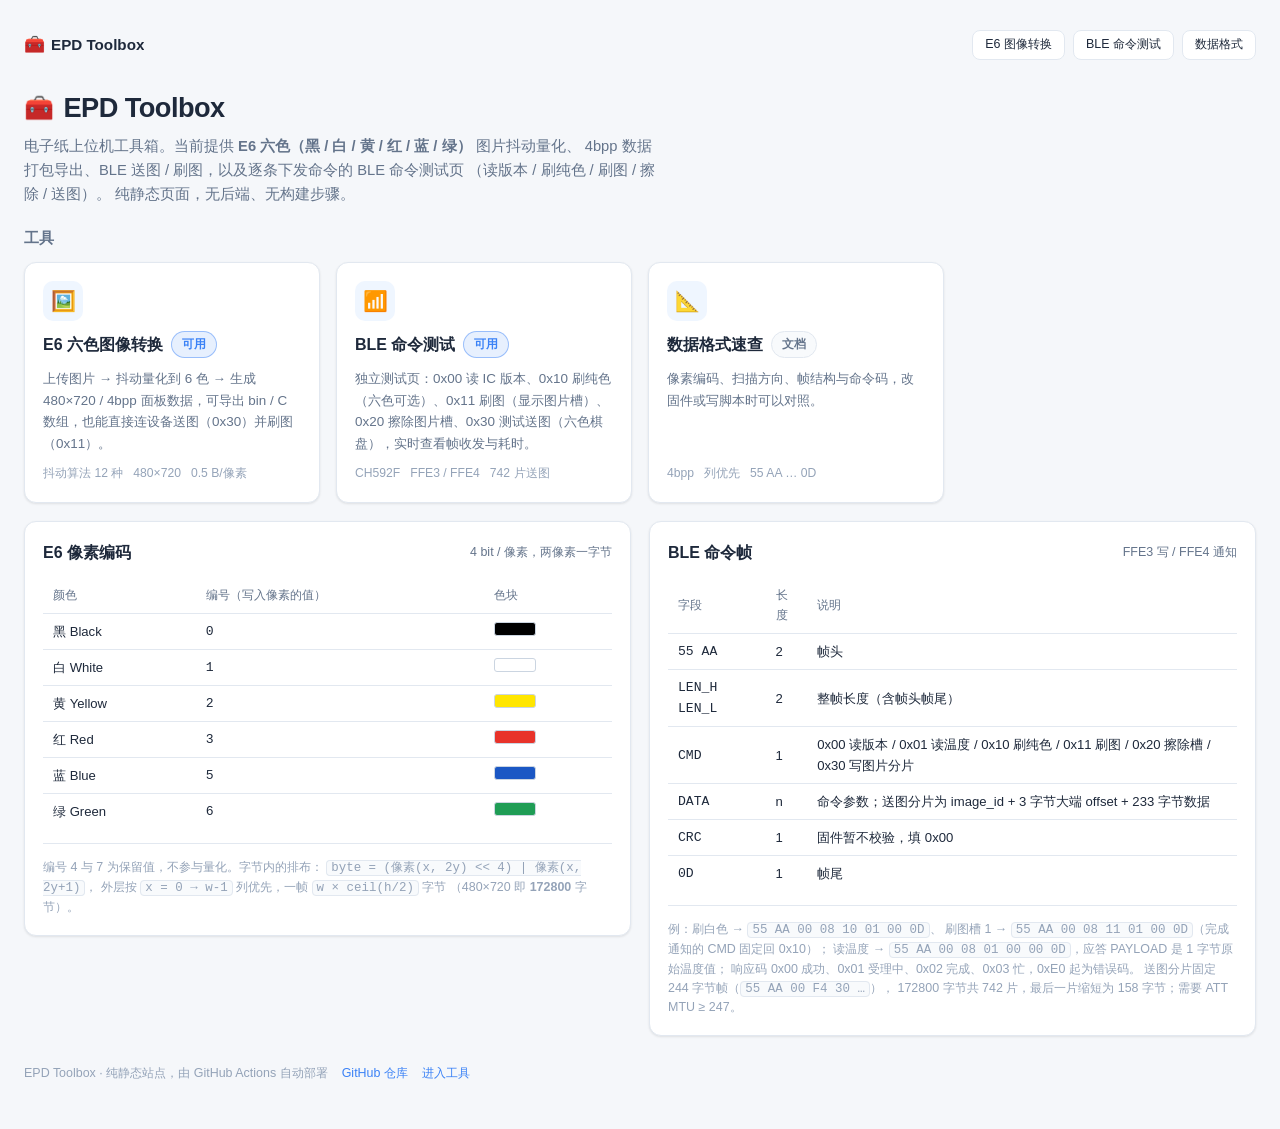
<file: index.html>
<!DOCTYPE html>
<html lang="zh-CN">
<head>
<meta charset="UTF-8">
<meta name="viewport" content="width=device-width, initial-scale=1.0">
<title>EPD Toolbox · 电子纸调试工具箱</title>
<meta name="description" content="E6 六色电子纸调试工具箱：图片抖动量化、4bpp 数据打包、BLE 设备控制。纯静态页面，可直接部署到 GitHub Pages。">
<meta name="theme-color" content="#f5f7fa" media="(prefers-color-scheme: light)">
<meta name="theme-color" content="#0b1220" media="(prefers-color-scheme: dark)">
<link rel="manifest" href="manifest.webmanifest">
<link rel="icon" type="image/png" sizes="192x192" href="assets/icons/icon-192.png">
<link rel="apple-touch-icon" href="assets/icons/apple-touch-icon-180.png">
<meta name="mobile-web-app-capable" content="yes">
<meta name="apple-mobile-web-app-capable" content="yes">
<meta name="apple-mobile-web-app-status-bar-style" content="default">
<meta name="apple-mobile-web-app-title" content="EPD Toolbox">
<link rel="stylesheet" href="assets/css/app.css">
</head>
<body>
<div class="container">

  <!-- 吸顶工具条：左侧品牌，右侧外链 -->
  <div class="topbar" id="topbar">
    <div class="topbar-left">
      <span class="topbar-title" style="opacity:1;transform:none;max-width:320px;">
        <span class="icon">🧰</span> EPD Toolbox
      </span>
    </div>
    <div class="topbar-right">
      <a class="btn btn-sm" href="e6-image.html">E6 图像转换</a>
      <a class="btn btn-sm" href="ble-console.html">BLE 命令测试</a>
      <a class="btn btn-sm" href="#format">数据格式</a>
      <!-- PWA：安装按钮与「版本更新后刷新缓存」按钮，默认隐藏，由 assets/js/pwa.js 控制 -->
      <button class="btn btn-sm btn-install" id="pwaInstallBtn" type="button" hidden title="安装到桌面 / 主屏幕">＋ 安装</button>
      <button class="btn btn-sm" id="btnRefreshCache" type="button" hidden title="清除离线缓存并加载最新版本">⟳ 刷新缓存</button>
    </div>
  </div>

  <header class="page-head">
    <h1><span class="icon">🧰</span> EPD Toolbox</h1>
    <p>
      电子纸上位机工具箱。当前提供 <b>E6 六色（黑 / 白 / 黄 / 红 / 蓝 / 绿）</b> 图片抖动量化、
      4bpp 数据打包导出、BLE 送图 / 刷图，以及逐条下发命令的 BLE 命令测试页
      （读版本 / 刷纯色 / 刷图 / 擦除 / 送图）。
      纯静态页面，无后端、无构建步骤。
    </p>
  </header>

  <!-- ======================= 链接区：工具入口 ======================= -->
  <h2 id="tools" style="font-size:.95rem;font-weight:600;color:var(--text-muted);margin:4px 0 12px;">工具</h2>
  <div class="grid-3">

    <a class="tool-card" href="e6-image.html">
      <div class="tool-icon">🖼️</div>
      <h3>E6 六色图像转换 <span class="badge ready">可用</span></h3>
      <p>上传图片 → 抖动量化到 6 色 → 生成 480×720 / 4bpp 面板数据，可导出 bin / C 数组，也能直接连设备送图（0x30）并刷图（0x11）。</p>
      <div class="tool-meta"><span>抖动算法 12 种</span><span>480×720</span><span>0.5 B/像素</span></div>
    </a>

    <a class="tool-card" href="ble-console.html">
      <div class="tool-icon">📶</div>
      <h3>BLE 命令测试 <span class="badge ready">可用</span></h3>
      <p>独立测试页：0x00 读 IC 版本、0x10 刷纯色（六色可选）、0x11 刷图（显示图片槽）、0x20 擦除图片槽、0x30 测试送图（六色棋盘），实时查看帧收发与耗时。</p>
      <div class="tool-meta"><span>CH592F</span><span>FFE3 / FFE4</span><span>742 片送图</span></div>
    </a>

    <a class="tool-card" href="#format">
      <div class="tool-icon">📐</div>
      <h3>数据格式速查 <span class="badge off">文档</span></h3>
      <p>像素编码、扫描方向、帧结构与命令码，改固件或写脚本时可以对照。</p>
      <div class="tool-meta"><span>4bpp</span><span>列优先</span><span>55 AA … 0D</span></div>
    </a>

  </div>

  <!-- ======================= 格式速查 ======================= -->
  <div class="grid-2" style="margin-top:18px;">
    <section class="card" id="format">
      <div class="card-title"><span>E6 像素编码</span><span class="sub">4 bit / 像素，两像素一字节</span></div>
      <div class="table-wrap">
        <table class="spec">
          <thead><tr><th>颜色</th><th>编号（写入像素的值）</th><th>色块</th></tr></thead>
          <tbody>
            <tr><td>黑 Black</td><td class="mono">0</td><td><span style="display:inline-block;width:42px;height:14px;border-radius:3px;border:1px solid #cbd5e1;background:#000"></span></td></tr>
            <tr><td>白 White</td><td class="mono">1</td><td><span style="display:inline-block;width:42px;height:14px;border-radius:3px;border:1px solid #cbd5e1;background:#fff"></span></td></tr>
            <tr><td>黄 Yellow</td><td class="mono">2</td><td><span style="display:inline-block;width:42px;height:14px;border-radius:3px;border:1px solid #cbd5e1;background:#ffe600"></span></td></tr>
            <tr><td>红 Red</td><td class="mono">3</td><td><span style="display:inline-block;width:42px;height:14px;border-radius:3px;border:1px solid #cbd5e1;background:#e8332a"></span></td></tr>
            <tr><td>蓝 Blue</td><td class="mono">5</td><td><span style="display:inline-block;width:42px;height:14px;border-radius:3px;border:1px solid #cbd5e1;background:#1b57c4"></span></td></tr>
            <tr><td>绿 Green</td><td class="mono">6</td><td><span style="display:inline-block;width:42px;height:14px;border-radius:3px;border:1px solid #cbd5e1;background:#1f9d55"></span></td></tr>
          </tbody>
        </table>
      </div>
      <div class="divider"></div>
      <div class="hint">
        编号 4 与 7 为保留值，不参与量化。字节内的排布：
        <code>byte = (像素(x, 2y) &lt;&lt; 4) | 像素(x, 2y+1)</code>，
        外层按 <code>x = 0 → w-1</code> 列优先，一帧 <code>w × ceil(h/2)</code> 字节
        （480×720 即 <b>172800</b> 字节）。

      </div>
    </section>

    <section class="card">
      <div class="card-title"><span>BLE 命令帧</span><span class="sub">FFE3 写 / FFE4 通知</span></div>
      <div class="table-wrap">
        <table class="spec">
          <thead><tr><th>字段</th><th>长度</th><th>说明</th></tr></thead>
          <tbody>
            <tr><td class="mono">55 AA</td><td>2</td><td>帧头</td></tr>
            <tr><td class="mono">LEN_H LEN_L</td><td>2</td><td>整帧长度（含帧头帧尾）</td></tr>
            <tr><td class="mono">CMD</td><td>1</td><td>0x00 读版本 / 0x01 读温度 / 0x10 刷纯色 / 0x11 刷图 / 0x20 擦除槽 / 0x30 写图片分片</td></tr>
            <tr><td class="mono">DATA</td><td>n</td><td>命令参数；送图分片为 image_id + 3 字节大端 offset + 233 字节数据</td></tr>
            <tr><td class="mono">CRC</td><td>1</td><td>固件暂不校验，填 0x00</td></tr>
            <tr><td class="mono">0D</td><td>1</td><td>帧尾</td></tr>
          </tbody>
        </table>
      </div>
      <div class="divider"></div>
      <div class="hint">
        例：刷白色 → <code class="mono">55 AA 00 08 10 01 00 0D</code>、
        刷图槽 1 → <code class="mono">55 AA 00 08 11 01 00 0D</code>（完成通知的 CMD 固定回 0x10）；
        读温度 → <code class="mono">55 AA 00 08 01 00 00 0D</code>，应答 PAYLOAD 是 1 字节原始温度值；
        响应码 0x00 成功、0x01 受理中、0x02 完成、0x03 忙，0xE0 起为错误码。
        送图分片固定 244 字节帧（<code class="mono">55 AA 00 F4 30 …</code>），
        172800 字节共 742 片，最后一片缩短为 158 字节；需要 ATT MTU ≥ 247。
      </div>
    </section>
  </div>

  <footer class="page-foot">
    <span>EPD Toolbox · 纯静态站点，由 GitHub Actions 自动部署</span>
    <a href="https://github.com/" target="_blank" rel="noopener">GitHub 仓库</a>
    <a href="e6-image.html">进入工具</a>
  </footer>
</div>

<script>
  // 吸顶条滚动后收起标题 + 毛玻璃
  (function () {
    const bar = document.getElementById('topbar');
    const onScroll = () => bar.classList.toggle('scrolled', window.scrollY > 8);
    window.addEventListener('scroll', onScroll, { passive: true });
    onScroll();
  })();
</script>
<script src="assets/js/pwa.js"></script>
</body>
</html>
</file>
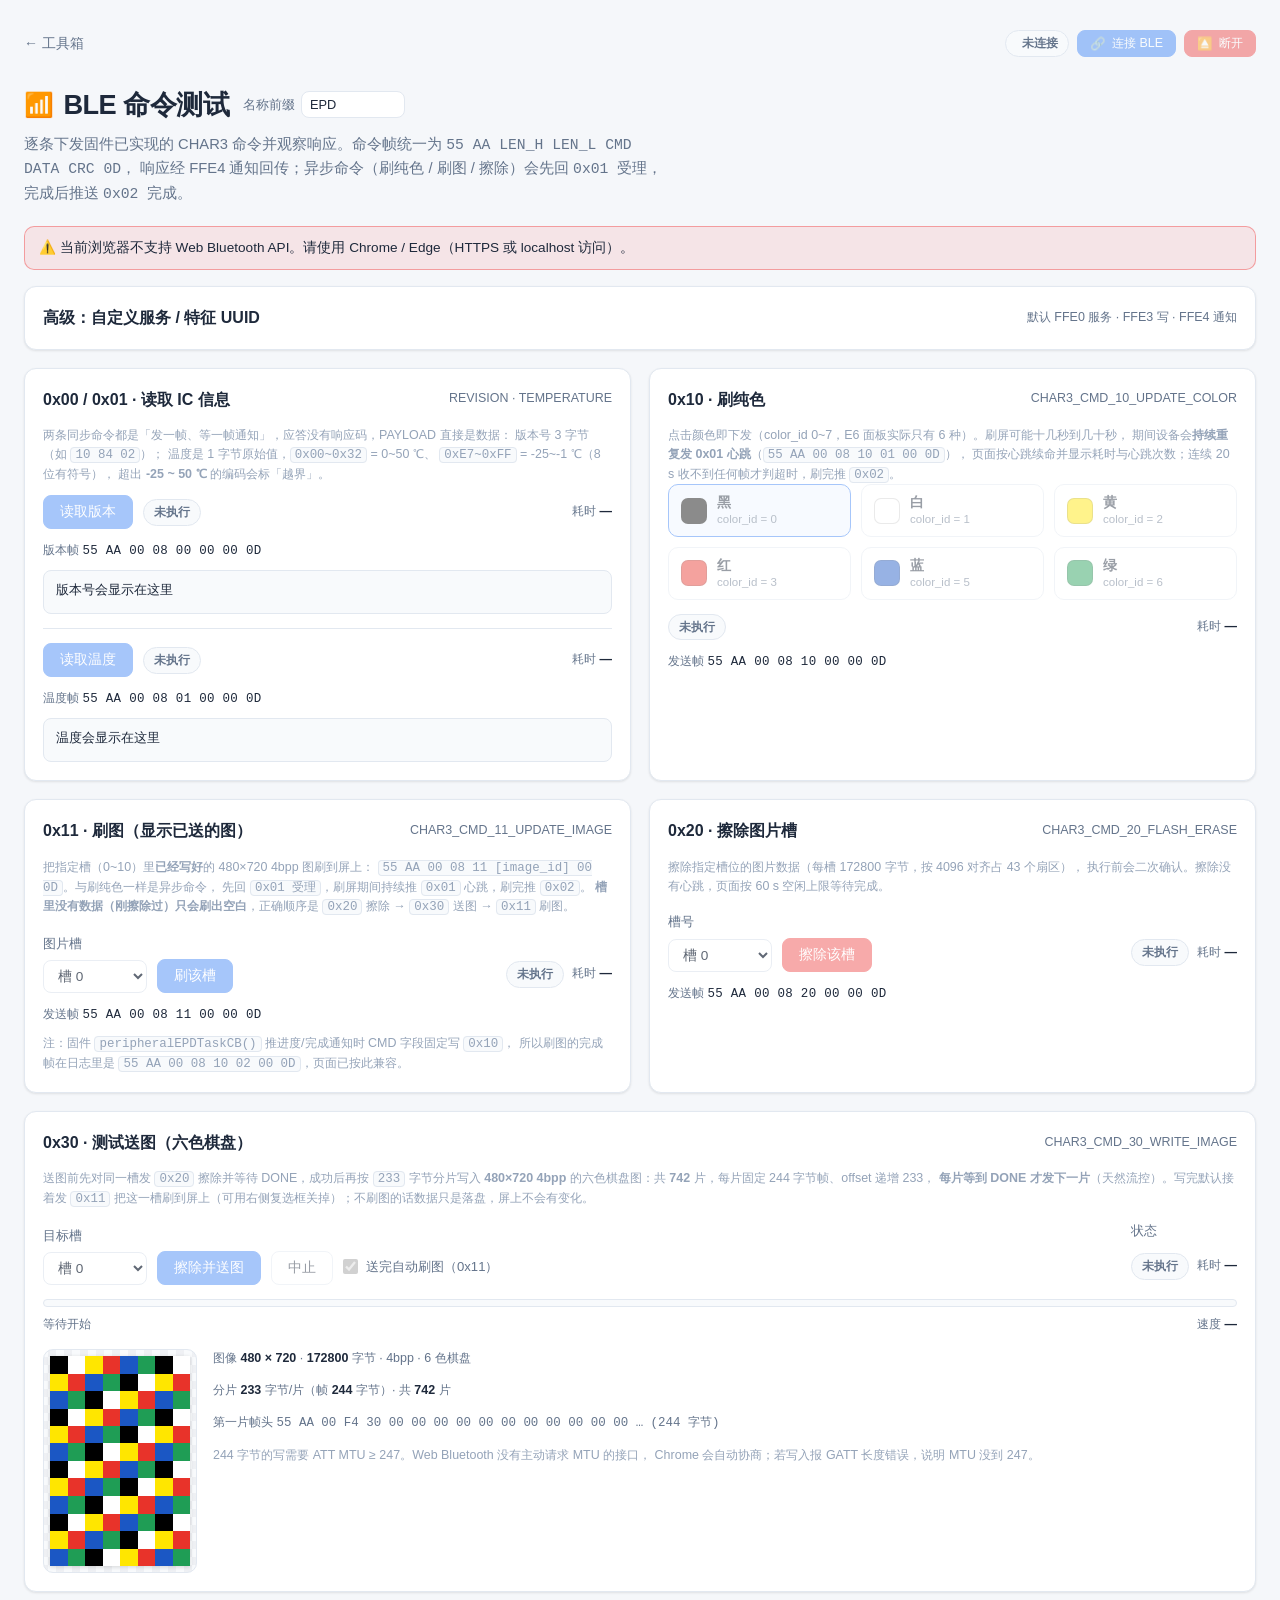
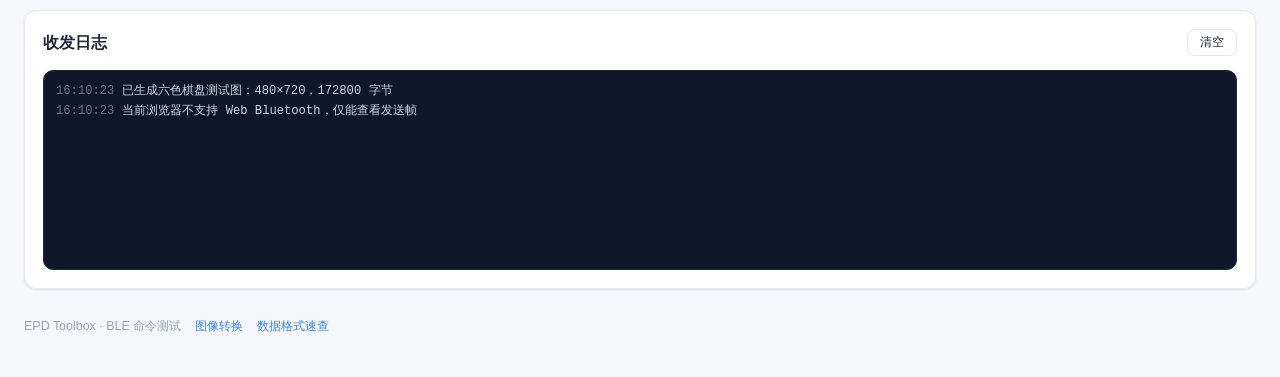
<file: ble-console.html>
<!DOCTYPE html>
<html lang="zh-CN">
<head>
<meta charset="UTF-8">
<meta name="viewport" content="width=device-width, initial-scale=1.0">
<title>BLE 命令测试 · EPD Toolbox</title>
<meta name="description" content="CH592F 电子纸设备的 BLE 命令测试台：0x00 读 IC 版本、0x10 刷纯色（六色可选）、0x11 刷图（显示指定图片槽）、0x20 擦除图片槽、0x30 分片送图，实时查看 55 AA … 0D 帧收发。">
<meta name="theme-color" content="#f5f7fa" media="(prefers-color-scheme: light)">
<meta name="theme-color" content="#0b1220" media="(prefers-color-scheme: dark)">
<link rel="manifest" href="manifest.webmanifest">
<link rel="icon" type="image/png" sizes="192x192" href="assets/icons/icon-192.png">
<link rel="apple-touch-icon" href="assets/icons/apple-touch-icon-180.png">
<meta name="mobile-web-app-capable" content="yes">
<meta name="apple-mobile-web-app-capable" content="yes">
<meta name="apple-mobile-web-app-status-bar-style" content="default">
<meta name="apple-mobile-web-app-title" content="EPD Toolbox">
<link rel="stylesheet" href="assets/css/app.css">
</head>
<body>
<div class="container">

  <!-- 吸顶工具条 -->
  <div class="topbar" id="topbar">
    <div class="topbar-left">
      <a href="./index.html" class="nav-back">← 工具箱</a>
      <span class="topbar-title"><span class="icon">📶</span> BLE 命令测试</span>
    </div>
    <div class="topbar-right">
      <!-- PWA：安装按钮与「版本更新后刷新缓存」按钮，默认隐藏，由 assets/js/pwa.js 控制 -->
      <button class="btn btn-sm btn-install" id="pwaInstallBtn" type="button" hidden title="安装到桌面 / 主屏幕">＋ 安装</button>
      <button class="btn btn-sm" id="btnRefreshCache" type="button" hidden title="清除离线缓存并加载最新版本">⟳ 刷新缓存</button>
      <span class="badge off" id="bleStatus"><span class="badge-device" id="bleDeviceName"></span><span id="bleStatusText">未连接</span></span>
      <button class="btn btn-primary btn-sm" id="btnConnect" type="button" title="连接 BLE 设备">
        <span class="btn-ico">🔗</span><span class="btn-label">连接 BLE</span>
      </button>
      <button class="btn btn-danger btn-sm" id="btnDisconnect" type="button" disabled title="断开连接">
        <span class="btn-ico">⏏️</span><span class="btn-label">断开</span>
      </button>
    </div>
  </div>

  <header class="page-head">
    <div class="page-head-row">
      <h1><span class="icon">📶</span> BLE 命令测试</h1>
      <!-- 名称前缀过滤框：与图像转换页同一套写法，连接时按设备名前缀筛设备 -->
      <div class="title-filter">
        <label for="nameFilter">名称前缀</label>
        <input type="text" id="nameFilter" value="EPD" placeholder="留空列出全部"
               autocomplete="off" spellcheck="false"
               title="连接时按设备名前缀过滤（留空则列出全部设备）">
      </div>
    </div>
    <p>
      逐条下发固件已实现的 CHAR3 命令并观察响应。命令帧统一为 <code>55 AA LEN_H LEN_L CMD DATA CRC 0D</code>，
      响应经 FFE4 通知回传；异步命令（刷纯色 / 刷图 / 擦除）会先回 <code>0x01 受理</code>，完成后推送 <code>0x02 完成</code>。
    </p>
  </header>

  <div class="notice error" id="bleWarn" hidden>
    ⚠️ 当前浏览器不支持 Web Bluetooth API。请使用 Chrome / Edge（HTTPS 或 localhost 访问）。
  </div>

  <!-- 高级连接参数：平时折叠着，只有要改 FFE0/FFE3/FFE4 时才展开。
       连接按钮与状态徽章都在顶栏，这里不再重复放输入框和状态。 -->
  <section class="card" style="margin-bottom:18px;">
    <details>
      <summary class="card-title" style="cursor:pointer;margin-bottom:0;">
        <span>高级：自定义服务 / 特征 UUID</span>
        <span class="sub">默认 FFE0 服务 · FFE3 写 · FFE4 通知</span>
      </summary>
      <div class="form-row" style="margin-top:12px;">
        <div class="form-group">
          <label for="uuidService">服务 UUID</label>
          <input type="text" id="uuidService" value="ffe0" autocomplete="off" spellcheck="false">
        </div>
        <div class="form-group">
          <label for="uuidWrite">写特征（下行）</label>
          <input type="text" id="uuidWrite" value="ffe3" autocomplete="off" spellcheck="false">
        </div>
        <div class="form-group">
          <label for="uuidNotify">通知特征（上行）</label>
          <input type="text" id="uuidNotify" value="ffe4" autocomplete="off" spellcheck="false">
        </div>
      </div>
    </details>
  </section>

  <div class="grid-2 align-stretch">
    <!-- ============ 第一行：0x00 / 0x01 读取 IC 信息 · 0x10 刷纯色 ============ -->
    <div class="col">

      <!-- ============ 0x00 / 0x01 · 读取 IC 信息 ============
           两条同步命令，应答都**没有响应码**，PAYLOAD 就是数据本身：
           0x00 读版本：请求 55 AA 00 08 00 00 00 0D
                       应答 55 AA 00 0A 00 R1 R2 R3 00 0D（长度 0x0A，3 字节版本号）
           0x01 读温度：请求 55 AA 00 08 01 00 00 0D
                       应答 55 AA 00 08 01 TS 00 0D（长度 0x08，1 字节温度寄存器原值）
                       TS 为 8 位有符号：0x00~0x32 = 0~50 ℃，0xE7~0xFF = -25~-1 ℃；
                       其它编码超出规格（valid=false），页面标「越界」但仍显示有符号解析值。
                       换算在 ble.js 的 decodeTemperature()，命令在 readTemperature()。
           控件：#btnRev / #revState / #revMs / #revResult（版本）
                #btnTemp / #tempState / #tempMs / #tempResult（温度）
           结果框只放数据本身，完整响应帧看底部收发日志（onNotify 逐帧 log rx）。 -->
      <section class="card">
        <div class="card-title">
          <span>0x00 / 0x01 · 读取 IC 信息</span>
          <span class="sub">REVISION · TEMPERATURE</span>
        </div>
        <p class="hint">
          两条同步命令都是「发一帧、等一帧通知」，应答没有响应码，PAYLOAD 直接是数据：
          版本号 3 字节（如 <code class="mono">10 84 02</code>）；
          温度是 1 字节原始值，<code class="mono">0x00~0x32</code> = 0~50 ℃、
          <code class="mono">0xE7~0xFF</code> = -25~-1 ℃（8 位有符号），
          超出 <b>-25 ~ 50 ℃</b> 的编码会标「越界」。
        </p>

        <div class="row" style="margin-top:12px;">
          <button class="btn btn-primary" id="btnRev" type="button" disabled>读取版本</button>
          <span class="badge off" id="revState">未执行</span>
          <span class="spacer"></span>
          <span class="kv">耗时 <b id="revMs">—</b></span>
        </div>
        <div class="frame-line">版本帧 <code class="mono" id="revFrame">—</code></div>
        <div class="result-box mono" id="revResult">版本号会显示在这里</div>

        <div class="divider"></div>

        <div class="row">
          <button class="btn btn-primary" id="btnTemp" type="button" disabled>读取温度</button>
          <span class="badge off" id="tempState">未执行</span>
          <span class="spacer"></span>
          <span class="kv">耗时 <b id="tempMs">—</b></span>
        </div>
        <div class="frame-line">温度帧 <code class="mono" id="tempFrame">—</code></div>
        <div class="result-box mono" id="tempResult">温度会显示在这里</div>
      </section>
    </div>

    <div class="col">

      <!-- ============ 0x10 · 刷纯色 ============
           异步命令：55 AA 00 09 10 [color_id] [CRC] 0D（帧长 9，color_id 0~7，E6 面板实际 6 色）。
           设备先回 0x01 受理，刷屏期间持续推 0x01 心跳（8 字节，CMD 仍是 0x10），刷完推 0x02。
           控件：颜色块 #colorGrid（点一下即发），状态 #colorState，耗时 #colorMs，发送帧 #colorFrame。 -->
      <section class="card">
        <div class="card-title">
          <span>0x10 · 刷纯色</span>
          <span class="sub">CHAR3_CMD_10_UPDATE_COLOR</span>
        </div>
        <p class="hint">
          点击颜色即下发（color_id 0~7，E6 面板实际只有 6 种）。刷屏可能十几秒到几十秒，
          期间设备会<b>持续重复发 0x01 心跳</b>（<code class="mono">55 AA 00 08 10 01 00 0D</code>），
          页面按心跳续命并显示耗时与心跳次数；连续 20 s 收不到任何帧才判超时，刷完推 <code>0x02</code>。
        </p>

        <div class="cmd-grid" id="colorGrid"></div>

        <div class="row" style="margin-top:14px;">
          <span class="badge off" id="colorState">未执行</span>
          <span class="spacer"></span>
          <span class="kv">耗时 <b id="colorMs">—</b></span>
        </div>

        <div class="frame-line">发送帧 <code class="mono" id="colorFrame">—</code></div>
      </section>
    </div>
  </div>

  <div class="grid-2 align-stretch" style="margin-top:18px;">
    <!-- ============ 第二行：0x11 刷图 / 0x20 擦除 ============ -->
    <div class="col">

      <!-- ============ 0x11 · 刷图（显示指定槽的图） ============
           异步命令：55 AA 00 08 11 [image_id] [CRC] 0D（帧长 8，image_id 0~10）。
           固件 quirk：进度 / 完成通知的 CMD 字段固定写 0x10（peripheralEPDTaskCB），
           ble.js 用 acceptCmds: [CMD.UPDATE_COLOR] 兼容，详见 docs/conventions.md §4。
           控件：槽位 #imgSlotSelect + 按钮 #btnUpdateImage，状态 #imgState，耗时 #imgMs，发送帧 #imgFrame。 -->
      <section class="card">
        <div class="card-title">
          <span>0x11 · 刷图（显示已送的图）</span>
          <span class="sub">CHAR3_CMD_11_UPDATE_IMAGE</span>
        </div>
        <p class="hint">
          把指定槽（0~10）里<b>已经写好</b>的 480×720 4bpp 图刷到屏上：
          <code class="mono">55 AA 00 08 11 [image_id] 00 0D</code>。与刷纯色一样是异步命令，
          先回 <code>0x01 受理</code>，刷屏期间持续推 <code>0x01</code> 心跳，刷完推 <code>0x02</code>。
          <b>槽里没有数据（刚擦除过）只会刷出空白</b>，正确顺序是
          <code>0x20</code> 擦除 → <code>0x30</code> 送图 → <code>0x11</code> 刷图。
        </p>

        <div class="row" style="align-items:flex-end; margin-top:12px;">
          <div class="form-group" style="flex:0 0 auto;">
            <label for="imgSlotSelect">图片槽</label>
            <select id="imgSlotSelect" class="slot-select"></select>
          </div>
          <div class="form-group" style="flex:0 0 auto;">
            <label>&nbsp;</label>
            <button class="btn btn-primary" id="btnUpdateImage" type="button" disabled>刷该槽</button>
          </div>
          <span class="spacer"></span>
          <div class="form-group" style="flex:0 0 auto;">
            <label>&nbsp;</label>
            <div class="control-line">
              <span class="badge off" id="imgState">未执行</span>
              <span class="kv">耗时 <b id="imgMs">—</b></span>
            </div>
          </div>
        </div>

        <div class="frame-line">发送帧 <code class="mono" id="imgFrame">—</code></div>
        <p class="hint" style="margin-top:8px;">
          注：固件 <code class="mono">peripheralEPDTaskCB()</code> 推进度/完成通知时 CMD 字段固定写 <code class="mono">0x10</code>，
          所以刷图的完成帧在日志里是 <code class="mono">55 AA 00 08 10 02 00 0D</code>，页面已按此兼容。
        </p>
      </section>
    </div>

    <div class="col">

      <!-- ============ 0x20 · 擦除图片槽 ============
           异步命令：55 AA 00 08 20 [image_id] [CRC] 0D，擦除该槽 172800 字节（按 4096 对齐占 43 扇区）。
           擦除没有心跳，页面按 60 s 空闲上限等待；完成后设备推 CMD=0x20 的 0x02（FlashTask 按操作区分 CMD）。
           控件：槽位 #slotSelect + 按钮 #btnErase（window.confirm 二次确认），状态 #eraseState，耗时 #eraseMs，发送帧 #eraseFrame。 -->
      <section class="card">
        <div class="card-title">
          <span>0x20 · 擦除图片槽</span>
          <span class="sub">CHAR3_CMD_20_FLASH_ERASE</span>
        </div>
        <p class="hint">
          擦除指定槽位的图片数据（每槽 172800 字节，按 4096 对齐占 43 个扇区），
          执行前会二次确认。擦除没有心跳，页面按 60 s 空闲上限等待完成。
        </p>

        <div class="row" style="align-items:flex-end; margin-top:12px;">
          <div class="form-group" style="flex:0 0 auto;">
            <label for="slotSelect">槽号</label>
            <select id="slotSelect" class="slot-select"></select>
          </div>
          <div class="form-group" style="flex:0 0 auto;">
            <label>&nbsp;</label>
            <button class="btn btn-danger" id="btnErase" type="button" disabled>擦除该槽</button>
          </div>
          <span class="spacer"></span>
          <div class="form-group" style="flex:0 0 auto;">
            <label>&nbsp;</label>
            <div class="control-line">
              <span class="badge off" id="eraseState">未执行</span>
              <span class="kv">耗时 <b id="eraseMs">—</b></span>
            </div>
          </div>
        </div>

        <div class="frame-line">发送帧 <code class="mono" id="eraseFrame">—</code></div>
      </section>
    </div>
  </div>

  <!-- ============ 0x30 · 测试送图（六色棋盘） ============
       长流程：先 0x20 擦同槽并等 DONE → 按 233 字节 × 742 片逐片写（每帧 244 字节，offset 递增 233）
       → 默认再发 0x11 刷屏（#upRefreshAfter 取消勾选可跳过）。
       控件：#upSlotSelect / #btnUploadTest / #btnUploadCancel / #upRefreshAfter，
       进度 #upBar / #upText / #upSpeed / #upState / #upMs，预览 #upPreview，首片帧头 #upFrame。
       送图期间 ble.js 会设 client.silentCmd = 0x30，742 片不逐条写日志，只靠进度条。 -->
  <section class="card" style="margin-top:18px;">
    <div class="card-title">
      <span>0x30 · 测试送图（六色棋盘）</span>
      <span class="sub">CHAR3_CMD_30_WRITE_IMAGE</span>
    </div>
    <p class="hint">
      送图前先对同一槽发 <code>0x20</code> 擦除并等待 DONE，成功后再按 <code>233</code> 字节分片写入
      <b>480×720 4bpp</b> 的六色棋盘图：共 <b>742</b> 片，每片固定 244 字节帧、offset 递增 233，
      <b>每片等到 DONE 才发下一片</b>（天然流控）。写完默认接着发 <code>0x11</code>
      把这一槽刷到屏上（可用右侧复选框关掉）；不刷图的话数据只是落盘，屏上不会有变化。
    </p>

    <div class="row" style="align-items:flex-end; margin-top:12px;">
      <div class="form-group" style="flex:0 0 auto;">
        <label for="upSlotSelect">目标槽</label>
        <select id="upSlotSelect" class="slot-select"></select>
      </div>
      <div class="form-group" style="flex:0 0 auto;">
        <label>&nbsp;</label>
        <button class="btn btn-primary" id="btnUploadTest" type="button" disabled>擦除并送图</button>
      </div>
      <div class="form-group" style="flex:0 0 auto;">
        <label>&nbsp;</label>
        <button class="btn" id="btnUploadCancel" type="button" disabled>中止</button>
      </div>
      <div class="form-group" style="flex:0 0 auto;">
        <label>&nbsp;</label>
        <label class="check-row" style="min-height:38px;">
          <input type="checkbox" id="upRefreshAfter" checked>
          送完自动刷图（0x11）
        </label>
      </div>
      <span class="spacer"></span>
      <div class="form-group" style="flex:0 0 auto;">
        <label>状态</label>
        <div class="control-line">
          <span class="badge off" id="upState">未执行</span>
          <span class="kv">耗时 <b id="upMs">—</b></span>
        </div>
      </div>
    </div>

    <div class="progress" style="margin-top:14px;"><i id="upBar"></i></div>
    <div class="row" style="margin-top:8px; justify-content:space-between;">
      <span class="kv" id="upText">等待开始</span>
      <span class="kv">速度 <b id="upSpeed">—</b></span>
    </div>

    <div class="row" style="margin-top:14px; align-items:flex-start; gap:16px;">
      <div class="preview-wrap" style="flex:0 0 auto; padding:6px; max-height:none;">
        <canvas id="upPreview" width="480" height="720" style="width:140px; height:auto; background:#fff;"></canvas>
      </div>
      <div class="stack" style="flex:1; min-width:220px;">
        <span class="kv">图像 <b>480 × 720</b> · <b>172800</b> 字节 · 4bpp · 6 色棋盘</span>
        <span class="kv">分片 <b>233</b> 字节/片（帧 <b>244</b> 字节）· 共 <b>742</b> 片</span>
        <span class="kv">第一片帧头 <code class="mono" id="upFrame">—</code></span>
        <span class="hint">
          244 字节的写需要 ATT MTU ≥ 247。Web Bluetooth 没有主动请求 MTU 的接口，
          Chrome 会自动协商；若写入报 GATT 长度错误，说明 MTU 没到 247。
        </span>
      </div>
    </div>
  </section>

  <!-- ============ 收发日志（整行宽度，置底） ============
       所有 tx / rx 帧都记在这里：ble.js 的 writeFrame() 记「发送」，onNotify() 记「接收」。
       心跳（0x01）与送图分片（silentCmd）故意不记，避免几百条把日志冲掉。
       控件：#logBox 容器，#btnClearLog 清空；页面其它卡片的失败提示也写进这里。 -->
  <section class="card" style="margin-top:18px;">
    <div class="card-title">
      <span>收发日志</span>
      <button class="btn btn-sm" id="btnClearLog" type="button">清空</button>
    </div>
    <div class="log-box" id="logBox"></div>
  </section>

  <footer class="page-foot">
    <span>EPD Toolbox · BLE 命令测试</span>
    <a href="./e6-image.html">图像转换</a>
    <a href="./index.html#format">数据格式速查</a>
  </footer>
</div>

<script src="assets/js/e6-codec.js"></script>
<script src="assets/js/ble.js"></script>
<script src="assets/js/ble-console.js"></script>
<script src="assets/js/pwa.js"></script>
</body>
</html>
</file>
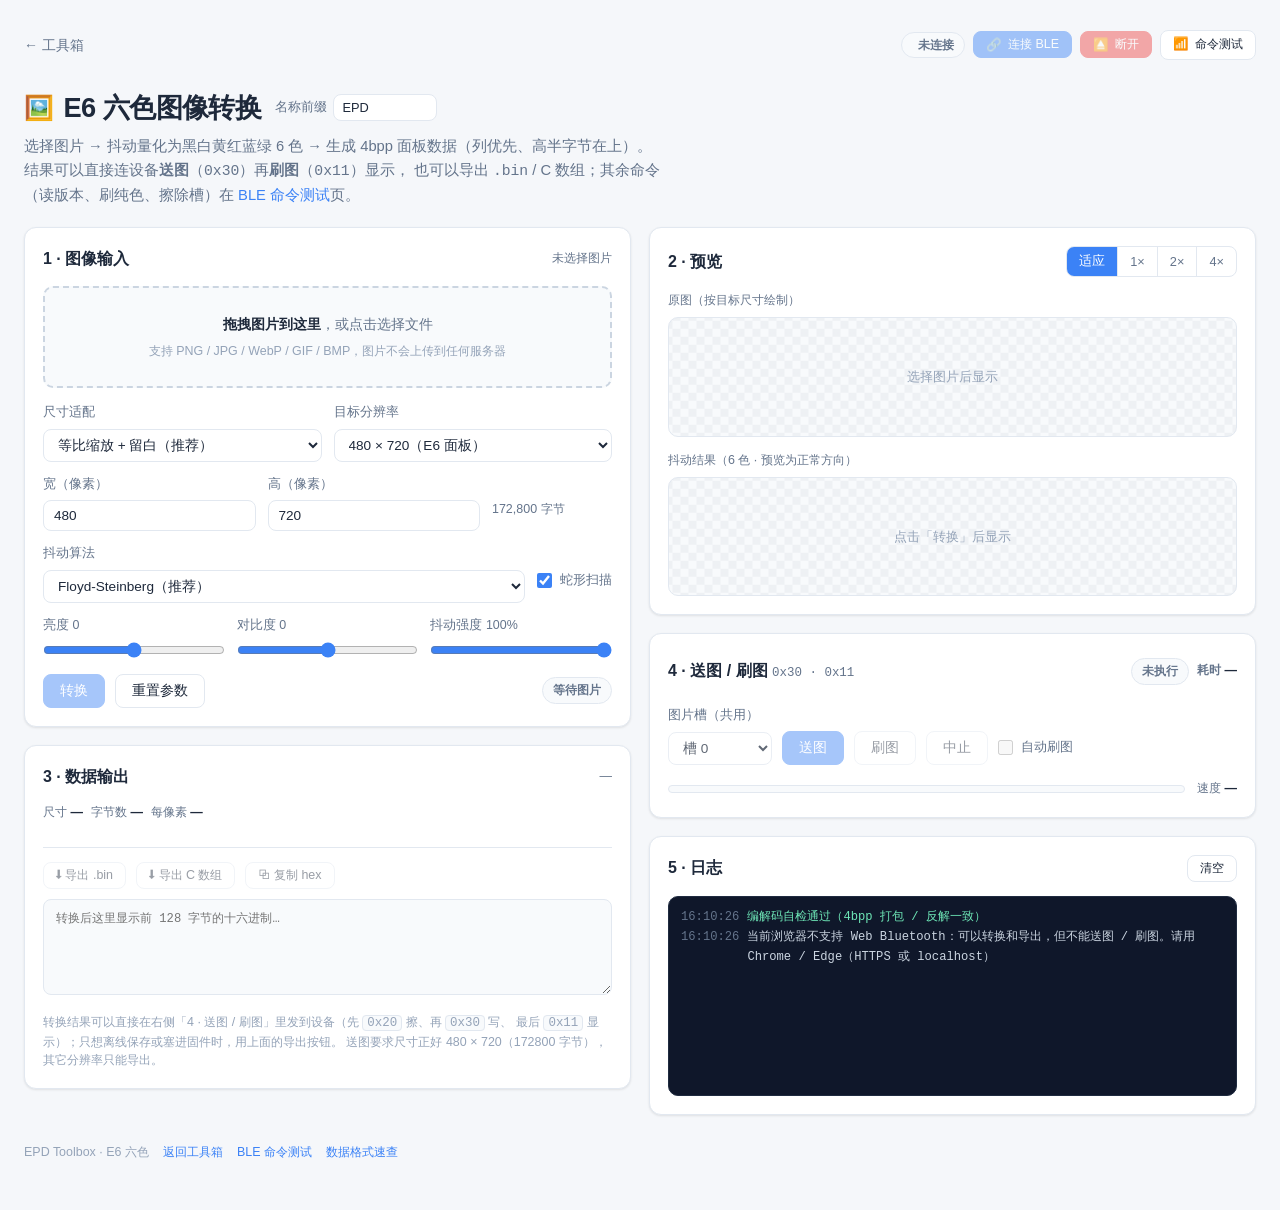
<file: e6-image.html>
<!DOCTYPE html>
<html lang="zh-CN">
<head>
<meta charset="UTF-8">
<meta name="viewport" content="width=device-width, initial-scale=1.0">
<title>E6 六色图像转换 · EPD Toolbox</title>
<meta name="description" content="把任意图片抖动量化成 E6 六色（黑白黄红蓝绿），生成 480×720 4bpp 面板数据，支持导出 bin / C 数组并通过 BLE 控制设备刷屏。">
<meta name="theme-color" content="#f5f7fa" media="(prefers-color-scheme: light)">
<meta name="theme-color" content="#0b1220" media="(prefers-color-scheme: dark)">
<link rel="manifest" href="manifest.webmanifest">
<link rel="icon" type="image/png" sizes="192x192" href="assets/icons/icon-192.png">
<link rel="apple-touch-icon" href="assets/icons/apple-touch-icon-180.png">
<meta name="mobile-web-app-capable" content="yes">
<meta name="apple-mobile-web-app-capable" content="yes">
<meta name="apple-mobile-web-app-status-bar-style" content="default">
<meta name="apple-mobile-web-app-title" content="EPD Toolbox">
<link rel="stylesheet" href="assets/css/app.css">
</head>
<body>
<div class="container">

  <!-- 吸顶工具条：左返回 + 标题；右连接设备（与 ble-console.html 同一套写法）+ 跳转命令测试页 -->
  <div class="topbar" id="topbar">
    <div class="topbar-left">
      <a href="./index.html" class="nav-back">← 工具箱</a>
      <span class="topbar-title"><span class="icon">🖼️</span> E6 六色图像转换</span>
    </div>
    <div class="topbar-right">
      <!-- PWA：安装按钮与「版本更新后刷新缓存」按钮，默认隐藏，由 assets/js/pwa.js 控制 -->
      <button class="btn btn-sm btn-install" id="pwaInstallBtn" type="button" hidden title="安装到桌面 / 主屏幕">＋ 安装</button>
      <button class="btn btn-sm" id="btnRefreshCache" type="button" hidden title="清除离线缓存并加载最新版本">⟳ 刷新缓存</button>
      <span class="badge off" id="bleState"><span class="badge-device" id="bleDeviceName"></span><span id="bleStateText">未连接</span></span>
      <button class="btn btn-primary btn-sm" id="btnConnect" type="button" title="连接 BLE 设备">
        <span class="btn-ico">🔗</span><span class="btn-label">连接 BLE</span>
      </button>
      <button class="btn btn-danger btn-sm" id="btnDisconnect" type="button" disabled title="断开连接">
        <span class="btn-ico">⏏️</span><span class="btn-label">断开</span>
      </button>
      <a class="btn btn-sm" href="./ble-console.html" title="BLE 命令测试">
        <span class="btn-ico">📶</span><span class="btn-label">命令测试</span>
      </a>
    </div>
  </div>

  <header class="page-head">
    <div class="page-head-row">
      <h1><span class="icon">🖼️</span> E6 六色图像转换</h1>
      <!-- 名称前缀过滤框：连接时按设备名前缀筛设备，留空则列出全部（与 BLE 命令测试页一致） -->
      <div class="title-filter">
        <label for="nameFilter">名称前缀</label>
        <input type="text" id="nameFilter" value="EPD" placeholder="留空列出全部"
               autocomplete="off" spellcheck="false"
               title="连接时按设备名前缀过滤（留空则列出全部设备）">
      </div>
    </div>
    <p>
      选择图片 → 抖动量化为黑白黄红蓝绿 6 色 → 生成 4bpp 面板数据（列优先、高半字节在上）。
      结果可以直接连设备<b>送图</b>（<code>0x30</code>）再<b>刷图</b>（<code>0x11</code>）显示，
      也可以导出 <code>.bin</code> / C 数组；其余命令（读版本、刷纯色、擦除槽）在
      <a href="./ble-console.html">BLE 命令测试</a>页。
    </p>
  </header>

  <div class="grid-2">
    <!-- ================= 左侧：输入 + 输出 ================= -->
    <div class="col">

      <section class="card">
        <div class="card-title">
          <span>1 · 图像输入</span>
          <span class="sub" id="srcMeta">未选择图片</span>
        </div>

        <div class="dropzone" id="dropzone">
          <div><strong>拖拽图片到这里</strong>，或点击选择文件</div>
          <div class="hint" style="margin-top:6px;">支持 PNG / JPG / WebP / GIF / BMP，图片不会上传到任何服务器</div>
          <input type="file" id="fileInput" accept="image/*">
        </div>

        <div class="form-row" style="margin-top:14px;">
          <div class="form-group">
            <label for="fitMode">尺寸适配</label>
            <select id="fitMode">
              <option value="contain">等比缩放 + 留白（推荐）</option>
              <option value="cover">等比缩放 + 居中裁剪</option>
              <option value="stretch">拉伸铺满</option>
            </select>
          </div>
          <div class="form-group">
            <label for="sizePreset">目标分辨率</label>
            <select id="sizePreset">
              <option value="480x720" selected>480 × 720（E6 面板）</option>
              <option value="custom">自定义</option>
            </select>
          </div>
        </div>

        <div class="form-row" style="margin-top:12px;">
          <div class="form-group">
            <label for="imgW">宽（像素）</label>
            <input type="number" id="imgW" value="480" min="8" max="4096" step="1">
          </div>
          <div class="form-group">
            <label for="imgH">高（像素）</label>
            <input type="number" id="imgH" value="720" min="8" max="4096" step="1">
          </div>
          <div class="form-group" style="flex:0 0 120px;">
            <label>&nbsp;</label>
            <div class="kv" id="bytesPreview">—</div>
          </div>
        </div>

        <div class="form-row" style="margin-top:12px;">
          <div class="form-group">
            <label for="algo">抖动算法</label>
            <select id="algo"></select>
          </div>
          <div class="form-group" style="flex:0 0 auto;">
            <label>&nbsp;</label>
            <div class="check-row">
              <input type="checkbox" id="serpentine" checked>
              <label for="serpentine" style="cursor:pointer;">蛇形扫描</label>
            </div>
          </div>
        </div>

        <div class="form-row" style="margin-top:12px;">
          <div class="form-group">
            <label for="brightness">亮度 <span class="range-value" id="brightnessVal">0</span></label>
            <input type="range" id="brightness" min="-100" max="100" value="0">
          </div>
          <div class="form-group">
            <label for="contrast">对比度 <span class="range-value" id="contrastVal">0</span></label>
            <input type="range" id="contrast" min="-100" max="100" value="0">
          </div>
          <div class="form-group">
            <label for="strength">抖动强度 <span class="range-value" id="strengthVal">100%</span></label>
            <input type="range" id="strength" min="0" max="100" value="100">
          </div>
        </div>

        <div class="row" style="margin-top:16px;">
          <button class="btn btn-primary" id="btnConvert" type="button" disabled>转换</button>
          <!-- 只复位亮度 / 对比度 / 抖动强度；算法、尺寸适配、分辨率、蛇形、槽位保持不变 -->
          <button class="btn" id="btnReset" type="button" title="只重置亮度 / 对比度 / 抖动强度">重置参数</button>
          <span class="spacer"></span>
          <span class="badge off" id="convertState">等待图片</span>
        </div>
      </section>

      <section class="card">
        <div class="card-title">
          <span>3 · 数据输出</span>
          <span class="sub" id="outMeta">—</span>
        </div>

        <div class="data-meta">
          <span class="kv">尺寸 <b id="metaSize">—</b></span>
          <span class="kv">字节数 <b id="metaBytes">—</b></span>
          <span class="kv">每像素 <b id="metaBpp">—</b></span>
        </div>

        <div class="color-stats" id="colorStats"></div>

        <div class="divider"></div>

        <div class="row" style="margin-bottom:10px;">
          <button class="btn btn-sm" id="btnExportBin" type="button" disabled>⬇ 导出 .bin</button>
          <button class="btn btn-sm" id="btnExportC" type="button" disabled>⬇ 导出 C 数组</button>
          <button class="btn btn-sm" id="btnCopyHex" type="button" disabled>⧉ 复制 hex</button>
        </div>
        <textarea class="code-box" id="hexOut" readonly placeholder="转换后这里显示前 128 字节的十六进制…"></textarea>

        <div class="hint" style="margin-top:10px;">
          转换结果可以直接在右侧「4 · 送图 / 刷图」里发到设备（先 <code>0x20</code> 擦、再 <code>0x30</code> 写、
          最后 <code>0x11</code> 显示）；只想离线保存或塞进固件时，用上面的导出按钮。
          送图要求尺寸正好 480 × 720（172800 字节），其它分辨率只能导出。
        </div>
      </section>
    </div>

    <!-- ================= 右侧：预览 + 日志 ================= -->
    <div class="col">

      <section class="card">
        <div class="card-title">
          <span>2 · 预览</span>
          <span class="segmented" id="zoomSeg">
            <button type="button" data-zoom="fit" class="active">适应</button>
            <button type="button" data-zoom="1">1×</button>
            <button type="button" data-zoom="2">2×</button>
            <button type="button" data-zoom="4">4×</button>
          </span>
        </div>

        <div class="preview-label">原图（按目标尺寸绘制）</div>
        <div class="preview-wrap" id="srcWrap">
          <div class="preview-empty">选择图片后显示</div>
        </div>

        <div class="preview-label" style="margin-top:14px;">抖动结果（6 色 · 预览为正常方向）</div>
        <div class="preview-wrap" id="outWrap">
          <div class="preview-empty">点击「转换」后显示</div>
        </div>
      </section>

      <!-- ============ 4 · 送图 / 刷图（0x30 / 0x11） ============
           送图与刷图共用同一个图片槽下拉 #slotSelect（先写哪槽、再刷哪槽，不用来回切）：
           - 送图 #btnSend：0x20 擦除同槽等 DONE → 0x30 逐片写（233 字节 × 742 片，帧 244 字节）；
           - 刷图 #btnRefresh：0x11 把该槽已经写好的图刷到屏上，不改 Flash 内容；
           - 自动刷图 #refreshAfter：勾上后送图写完最后一片会接着发 0x11，默认不勾；
           - 中止 #btnCancelSend：送图过程中在下一片前停下（已写入的分片保持不动）。
           按钮文案只写「送图 / 刷图」，命令码写在标题右侧的 .sub 里（0x30 · 0x11）。
           连接不在这张卡片里：连接 / 断开与状态徽章放在顶部工具条（和 ble-console.html 一致），
           控件在页面顶部：#bleState / #bleStateText / #bleDeviceName / #btnConnect / #btnDisconnect。
           两个命令互斥（docs/conventions.md §1）：任一条执行中，连接以外的命令控件全部禁用。
           送图要求当前转换结果正好 172800 字节（480×720 4bpp），否则 #btnSend 保持禁用。
           卡片布局：状态 #sendState 与耗时 #sendMs 在标题右侧，底部只有进度条 #sendBar + 速度 #sendSpeed，
           不放假预览行、不放提示段落（细节都在页面下方「5 · 日志」里）。
           送图期间 ble.js 会设 client.silentCmd = 0x30，742 片不逐条写日志，只靠进度条。 -->
      <section class="card">
        <div class="card-title">
          <span>4 · 送图 / 刷图 <span class="sub mono">0x30 · 0x11</span></span>
          <!-- 状态与耗时放标题右侧，卡片底部只留进度条和速度 -->
          <span class="control-line">
            <span class="badge off" id="sendState">未执行</span>
            <span class="kv">耗时 <b id="sendMs">—</b></span>
          </span>
        </div>

        <div class="row" style="align-items:flex-end;">
          <div class="form-group" style="flex:0 0 auto;">
            <label for="slotSelect">图片槽（共用）</label>
            <select id="slotSelect" class="slot-select"></select>
          </div>
          <div class="form-group" style="flex:0 0 auto;">
            <label>&nbsp;</label>
            <div class="row" style="align-items:center;">
              <button class="btn btn-primary" id="btnSend" type="button" disabled>送图</button>
              <button class="btn" id="btnRefresh" type="button" disabled>刷图</button>
              <button class="btn" id="btnCancelSend" type="button" disabled>中止</button>
              <!-- 自动刷图：勾上后「送图」写完最后一片会接着发 0x11 把这一槽显示出来；默认不勾 -->
              <div class="check-row">
                <input type="checkbox" id="refreshAfter">
                <label for="refreshAfter">自动刷图</label>
              </div>
            </div>
          </div>
        </div>

        <div class="row" style="margin-top:14px; align-items:center; gap:12px;">
          <div class="progress" style="flex:1 1 auto;"><i id="sendBar"></i></div>
          <span class="kv">速度 <b id="sendSpeed">—</b></span>
        </div>
      </section>

      <section class="card">
        <div class="card-title">
          <span>5 · 日志</span>
          <button class="btn btn-sm" id="btnClearLog" type="button">清空</button>
        </div>
        <div class="log-box" id="logBox"></div>
      </section>
    </div>
  </div>

  <footer class="page-foot">
    <span>EPD Toolbox · E6 六色</span>
    <a href="./index.html">返回工具箱</a>
    <a href="./ble-console.html">BLE 命令测试</a>
    <a href="./index.html#format">数据格式速查</a>
  </footer>
</div>

<script src="assets/js/e6-codec.js"></script>
<script src="assets/js/ble.js"></script>
<script src="assets/js/e6-page.js"></script>
<script src="assets/js/pwa.js"></script>
</body>
</html>
</file>
<file: assets/css/app.css>
/* ==========================================================================
   EPD Toolbox — 统一设计系统
   风格参考：JNC_tools.html / JNA_Plus_Tool.html
   要点：吸顶毛玻璃工具条、卡片分区、轻量描边按钮、跟随系统暗色
   ========================================================================== */

* { margin: 0; padding: 0; box-sizing: border-box; }

:root {
  --bg: #f5f7fa;
  --surface: #ffffff;
  --surface-2: #f8fafc;
  --border: #e2e8f0;
  --border-strong: #cbd5e1;
  --text: #1e293b;
  --text-muted: #64748b;
  --text-light: #94a3b8;
  --accent: #3b82f6;
  --accent-hover: #2563eb;
  --accent-soft: #eff6ff;
  --danger: #ef4444;
  --success: #10b981;
  --warn: #f59e0b;
  --shadow: 0 1px 3px rgba(0, 0, 0, .06), 0 1px 2px rgba(0, 0, 0, .04);
  --shadow-lg: 0 10px 30px rgba(15, 23, 42, .08);
  --radius: 12px;
  --log-bg: #0f172a;
  --log-text: #cbd5e1;
  --topbar-scrolled-bg: rgba(245, 247, 250, .88);

  /* E6 六色（用于色块/图例） */
  --e6-black: #000000;
  --e6-white: #ffffff;
  --e6-yellow: #ffe600;
  --e6-red: #e8332a;
  --e6-blue: #1b57c4;
  --e6-green: #1f9d55;
}

@media (prefers-color-scheme: dark) {
  :root {
    --bg: #0b1220;
    --surface: #141d2e;
    --surface-2: #1a2436;
    --border: #2a364b;
    --border-strong: #3a4a63;
    --text: #e6edf7;
    --text-muted: #93a4bd;
    --text-light: #6f819c;
    --accent: #60a5fa;
    --accent-hover: #93c5fd;
    --accent-soft: rgba(96, 165, 250, .12);
    --shadow: 0 1px 3px rgba(0, 0, 0, .5);
    --shadow-lg: 0 10px 30px rgba(0, 0, 0, .55);
    --log-bg: #060c16;
    --log-text: #b7c6dc;
    --topbar-scrolled-bg: rgba(20, 29, 46, .88);
  }
}

body {
  font-family: -apple-system, BlinkMacSystemFont, "Segoe UI", Roboto, "Helvetica Neue", Arial,
    "PingFang SC", "Microsoft YaHei", sans-serif;
  background: var(--bg);
  color: var(--text);
  min-height: 100vh;
  padding: 20px 24px 48px;
  line-height: 1.6;
  -webkit-font-smoothing: antialiased;
}

.container { max-width: 1280px; margin: 0 auto; }
a { color: var(--accent); text-decoration: none; }
a:hover { text-decoration: underline; }
code, kbd, pre { font-family: "Cascadia Mono", "JetBrains Mono", Consolas, monospace; }

/* --------------------------------------------------------------------------
   吸顶工具条：默认透明，滚动后毛玻璃 + 收起标题
   -------------------------------------------------------------------------- */
.topbar {
  position: sticky;
  top: 0;
  z-index: 70;
  display: flex;
  align-items: center;
  justify-content: space-between;
  gap: 10px 12px;
  flex-wrap: wrap;
  padding: 10px 0;
  margin: 0 0 16px;
  background: transparent;
  transition: background .3s ease, box-shadow .3s ease, padding .3s ease,
    margin .3s ease, border-radius .3s ease;
}

.topbar.scrolled {
  background: var(--topbar-scrolled-bg);
  -webkit-backdrop-filter: blur(10px);
  backdrop-filter: blur(10px);
  box-shadow: 0 1px 0 rgba(15, 23, 42, .08);
  padding: 8px 14px;
  margin: 0 -14px 16px;
  border-radius: 12px;
}

@media (prefers-color-scheme: dark) {
  .topbar.scrolled { box-shadow: 0 1px 0 rgba(0, 0, 0, .5); }
}

.topbar-left { display: flex; align-items: center; gap: 12px; min-width: 0; flex: 1 1 auto; }

.nav-back {
  display: inline-flex;
  align-items: center;
  gap: 6px;
  color: var(--text-muted);
  font-size: .875rem;
  text-decoration: none;
  transition: color .2s;
  flex: none;
}
.nav-back:hover { color: var(--accent); text-decoration: none; }

.topbar-title {
  display: inline-flex;
  align-items: center;
  gap: 6px;
  font-size: .95rem;
  font-weight: 600;
  color: var(--text);
  white-space: nowrap;
  opacity: 0;
  transform: translateX(-10px);
  max-width: 0;
  overflow: hidden;
  transition: opacity .3s ease, transform .3s ease, max-width .35s ease;
}
.topbar.scrolled .topbar-title { opacity: 1; transform: translateX(0); max-width: 300px; }
.topbar-title .icon { font-size: 1.05rem; }

.topbar-right {
  display: flex;
  align-items: center;
  gap: 8px;
  flex-shrink: 0;
  margin-left: auto;
  flex-wrap: wrap;
  justify-content: flex-end;
}

/* 连接状态徽章里的设备名（e6-image.html / ble-console.html）：放在「已连接」左边，
   过长省略；窄屏只留状态词，避免徽章把连接按钮挤到第二行 */
.badge-device { max-width: 140px; overflow: hidden; text-overflow: ellipsis; white-space: nowrap; vertical-align: bottom; }
.badge-device:not(:empty)::after { content: '·'; opacity: .6; } /* 间距交给 .badge 的 gap */
@media (max-width: 640px) { .badge-device { display: none; } }

@media (max-width: 640px) {
  body { padding: 12px 14px 32px; }
}

/* --------------------------------------------------------------------------
   页头
   -------------------------------------------------------------------------- */
header.page-head { margin: 4px 0 20px; }
header.page-head h1 {
  font-size: 1.7rem;
  font-weight: 700;
  letter-spacing: -.02em;
  display: flex;
  align-items: center;
  gap: 10px;
}
header.page-head h1 .icon { font-size: 1.5rem; }
header.page-head p { color: var(--text-muted); margin-top: 6px; font-size: .92rem; max-width: 78ch; }

/* 标题右侧的小控件行（如「名称前缀」过滤框）：与 h1 基线对齐，窄屏换行到标题下方 */
.page-head-row { display: flex; align-items: center; gap: 10px 14px; flex-wrap: wrap; }
.title-filter { display: inline-flex; align-items: center; gap: 6px; font-size: .8rem; color: var(--text-muted); white-space: nowrap; }
/* 用 [type="text"] 提高优先级，压过下面的全局 input[type="text"] { width:100% } */
.title-filter input[type="text"] {
  width: 104px;
  padding: 3px 8px;
  font-size: .8rem;
  line-height: 1.5;
  border-radius: 8px;
}
.title-filter input[type="text"]:focus { outline: 2px solid var(--accent-soft); border-color: var(--accent); }
.title-filter input[type="text"]:disabled { opacity: .55; }
@media (max-width: 640px) {
  .title-filter { display: none; } /* 窄屏放不下，连接时退回「列出全部设备」 */
}

/* --------------------------------------------------------------------------
   按钮
   -------------------------------------------------------------------------- */
.btn {
  padding: 7px 16px;
  border-radius: 8px;
  border: 1.5px solid var(--border);
  background: var(--surface);
  color: var(--text);
  font-size: .85rem;
  font-weight: 500;
  font-family: inherit;
  cursor: pointer;
  transition: all .2s;
  display: inline-flex;
  align-items: center;
  justify-content: center;
  gap: 6px;
  white-space: nowrap;
}
.btn:hover { border-color: var(--accent); color: var(--accent); }
.btn:disabled, .btn[aria-disabled="true"] { opacity: .45; cursor: not-allowed; }
.btn:disabled:hover { border-color: var(--border); color: var(--text); }
.btn:focus-visible { outline: 2px solid var(--accent); outline-offset: 2px; }

.btn-primary { background: var(--accent); border-color: var(--accent); color: #fff; }
.btn-primary:hover { background: var(--accent-hover); border-color: var(--accent-hover); color: #fff; }
.btn-danger { background: var(--danger); border-color: var(--danger); color: #fff; }
.btn-danger:hover { background: #dc2626; border-color: #dc2626; color: #fff; }
.btn-warn { background: var(--warn); border-color: var(--warn); color: #fff; }
.btn-warn:hover { background: #d97706; border-color: #d97706; color: #fff; }
.btn-sm { padding: 4px 12px; font-size: .78rem; }
.btn-block { width: 100%; }

/* PWA：安装按钮用强调色描边；「版本更新后刷新缓存」按钮同样走强调色
   [hidden] 必须加 !important：.btn 的 display:inline-flex 会压过浏览器默认的
   [hidden]{display:none}，否则默认隐藏的按钮会一直显示出来 */
[hidden] { display: none !important; }
.btn-install { border-color: var(--accent); color: var(--accent); background: var(--accent-soft); }
.btn-install:hover { background: var(--accent); border-color: var(--accent); color: #fff; }
.btn.update-available { border-color: var(--accent); background: var(--accent-soft); color: var(--accent); font-weight: 600; }

/* --------------------------------------------------------------------------
   卡片
   -------------------------------------------------------------------------- */
.card {
  background: var(--surface);
  border: 1px solid var(--border);
  border-radius: var(--radius);
  box-shadow: var(--shadow);
  padding: 18px;
  min-width: 0;
}
.card-title {
  font-size: 1rem;
  font-weight: 600;
  margin-bottom: 14px;
  display: flex;
  align-items: center;
  justify-content: space-between;
  flex-wrap: wrap;
  gap: 10px;
}
.card-title .sub { font-size: .78rem; font-weight: 400; color: var(--text-muted); }

.card.collapsible > .card-title { cursor: pointer; user-select: none; }
.card.collapsible.collapsed > *:not(.card-title) { display: none !important; }

/* --------------------------------------------------------------------------
   布局
   -------------------------------------------------------------------------- */
.grid-2 { display: grid; grid-template-columns: minmax(0, 1fr) minmax(0, 1fr); gap: 18px; align-items: start; }
.grid-3 { display: grid; grid-template-columns: repeat(auto-fill, minmax(260px, 1fr)); gap: 16px; }
.col { display: flex; flex-direction: column; gap: 18px; min-width: 0; }

/* 同一行的卡片等高：行内各列拉伸到行高，列内卡片再撑满列高。
   命令测试页两行命令卡片用它，免得左右两张卡一高一矮。 */
.grid-2.align-stretch { align-items: stretch; }
.grid-2.align-stretch > .col > .card { flex: 1 1 auto; }
@media (max-width: 980px) {
  .grid-2 { grid-template-columns: minmax(0, 1fr); }
}

/* --------------------------------------------------------------------------
   表单
   -------------------------------------------------------------------------- */
.form-row { display: flex; gap: 12px; flex-wrap: wrap; }
.form-group { display: flex; flex-direction: column; gap: 6px; flex: 1 1 140px; min-width: 0; }
/* 与 form-group 里的 input 同高：让徽章/提示文字和输入框基线对齐，而不是贴到 label 上 */
.control-line { display: flex; align-items: center; gap: 8px; min-height: 38px; flex-wrap: wrap; }
label { font-size: .8rem; font-weight: 500; color: var(--text-muted); }
input[type="text"], input[type="number"], select {
  width: 100%;
  padding: 7px 10px;
  border-radius: 8px;
  border: 1.5px solid var(--border);
  background: var(--surface);
  color: var(--text);
  font-size: .85rem;
  font-family: inherit;
  transition: border-color .2s, box-shadow .2s;
}
input:focus, select:focus {
  outline: none;
  border-color: var(--accent);
  box-shadow: 0 0 0 3px var(--accent-soft);
}
input[type="file"] { display: none; }

input[type="range"] { width: 100%; accent-color: var(--accent); }
.range-row { display: flex; align-items: center; gap: 8px; }
.range-value { font-size: .78rem; color: var(--text-muted); min-width: 44px; text-align: right; font-variant-numeric: tabular-nums; }

.check-row { display: flex; align-items: center; gap: 8px; font-size: .82rem; color: var(--text-muted); }
.check-row input[type="checkbox"] { width: 15px; height: 15px; accent-color: var(--accent); }

/* 槽位下拉：选项只有「槽 0~10」，按内容给窄宽度，不要被 form-group 拉满 */
select.slot-select { width: 104px; }

/* 分段选择器 */
.segmented { display: inline-flex; border: 1.5px solid var(--border); border-radius: 8px; overflow: hidden; }
.segmented button {
  border: none;
  background: transparent;
  color: var(--text-muted);
  font-size: .8rem;
  font-family: inherit;
  padding: 6px 12px;
  cursor: pointer;
  transition: background .2s, color .2s;
}
.segmented button + button { border-left: 1px solid var(--border); }
.segmented button.active { background: var(--accent); color: #fff; }

/* --------------------------------------------------------------------------
   徽章 / 提示条
   -------------------------------------------------------------------------- */
.badge {
  display: inline-flex;
  align-items: center;
  gap: 6px;
  padding: 3px 10px;
  border-radius: 999px;
  font-size: .74rem;
  font-weight: 600;
  border: 1px solid var(--border);
  background: var(--surface-2);
  color: var(--text-muted);
  white-space: nowrap;
}
.badge.ok { background: rgba(16, 185, 129, .12); border-color: rgba(16, 185, 129, .5); color: #059669; }
.badge.off { background: var(--surface-2); color: var(--text-muted); }
.badge.ready { background: rgba(59, 130, 246, .12); border-color: rgba(59, 130, 246, .45); color: var(--accent); }
@media (prefers-color-scheme: dark) {
  .badge.ok { color: #34d399; }
}

.notice {
  display: flex;
  align-items: center;
  gap: 10px;
  flex-wrap: wrap;
  padding: 10px 14px;
  border-radius: 10px;
  font-size: .85rem;
  margin-bottom: 16px;
  border: 1px solid rgba(245, 158, 11, .45);
  background: rgba(245, 158, 11, .1);
  color: var(--text);
}
.notice[hidden] { display: none; }
.notice.error { border-color: rgba(239, 68, 68, .45); background: rgba(239, 68, 68, .1); }
.notice.info { border-color: rgba(59, 130, 246, .4); background: rgba(59, 130, 246, .08); }

/* --------------------------------------------------------------------------
   工具卡片（首页）
   -------------------------------------------------------------------------- */
.tool-card {
  display: flex;
  flex-direction: column;
  gap: 10px;
  padding: 18px;
  background: var(--surface);
  border: 1px solid var(--border);
  border-radius: var(--radius);
  box-shadow: var(--shadow);
  color: var(--text);
  transition: transform .18s ease, border-color .18s ease, box-shadow .18s ease;
}
a.tool-card:hover {
  text-decoration: none;
  transform: translateY(-2px);
  border-color: var(--accent);
  box-shadow: var(--shadow-lg);
}
.tool-card .tool-icon {
  width: 40px;
  height: 40px;
  border-radius: 10px;
  display: flex;
  align-items: center;
  justify-content: center;
  font-size: 1.25rem;
  background: var(--accent-soft);
}
.tool-card h3 { font-size: 1rem; font-weight: 600; display: flex; align-items: center; gap: 8px; flex-wrap: wrap; }
.tool-card p { font-size: .84rem; color: var(--text-muted); flex: 1; }
.tool-card .tool-meta { font-size: .76rem; color: var(--text-light); display: flex; gap: 10px; flex-wrap: wrap; }

/* --------------------------------------------------------------------------
   拖拽上传区
   -------------------------------------------------------------------------- */
.dropzone {
  border: 2px dashed var(--border-strong);
  border-radius: 10px;
  padding: 26px 16px;
  text-align: center;
  color: var(--text-muted);
  font-size: .86rem;
  background: var(--surface-2);
  cursor: pointer;
  transition: border-color .2s, background .2s, color .2s;
}
.dropzone:hover, .dropzone.dragover {
  border-color: var(--accent);
  background: var(--accent-soft);
  color: var(--accent);
}
.dropzone strong { color: var(--text); }
.dropzone.dragover strong { color: var(--accent); }

/* --------------------------------------------------------------------------
   预览
   -------------------------------------------------------------------------- */
.preview-wrap {
  border: 1px solid var(--border);
  border-radius: 10px;
  background:
    repeating-conic-gradient(rgba(120, 130, 150, .08) 0% 25%, transparent 0% 50%) 50% / 16px 16px,
    var(--surface-2);
  overflow: auto;
  max-height: 520px;
  padding: 8px;
}
.preview-wrap canvas {
  display: block;
  image-rendering: pixelated;
  image-rendering: crisp-edges;
  margin: 0 auto;
  background: #fff;
  box-shadow: 0 1px 4px rgba(0, 0, 0, .15);
}
.preview-label { font-size: .78rem; color: var(--text-muted); margin-bottom: 6px; }
.preview-empty {
  color: var(--text-light);
  font-size: .84rem;
  text-align: center;
  padding: 40px 12px;
}

/* 颜色统计 */
.color-stats { display: flex; flex-direction: column; gap: 6px; margin-top: 4px; }
.color-stat-row { display: grid; grid-template-columns: 14px 44px 1fr 76px; align-items: center; gap: 8px; font-size: .78rem; }
.color-stat-dot { width: 12px; height: 12px; border-radius: 3px; border: 1px solid rgba(0, 0, 0, .18); }
.color-stat-bar { height: 8px; border-radius: 4px; background: var(--surface-2); overflow: hidden; }
.color-stat-bar > i { display: block; height: 100%; border-radius: 4px; }
.color-stat-num { text-align: right; color: var(--text-muted); font-variant-numeric: tabular-nums; }

/* --------------------------------------------------------------------------
   命令测试页：颜色按钮 / 发送帧 / 结果区
   -------------------------------------------------------------------------- */
.cmd-grid { display: grid; grid-template-columns: repeat(auto-fill, minmax(148px, 1fr)); gap: 10px; }

.color-btn {
  display: flex;
  align-items: center;
  gap: 10px;
  padding: 9px 12px;
  border-radius: 10px;
  border: 1.5px solid var(--border);
  background: var(--surface);
  color: var(--text);
  font-family: inherit;
  font-size: .85rem;
  text-align: left;
  cursor: pointer;
  transition: border-color .18s, transform .18s, box-shadow .18s, background .18s;
}
.color-btn:hover:not(:disabled) { border-color: var(--accent); transform: translateY(-1px); box-shadow: var(--shadow); }
.color-btn:disabled { opacity: .45; cursor: not-allowed; }
.color-btn.selected { border-color: var(--accent); background: var(--accent-soft); }
.color-btn .color-chip { width: 26px; height: 26px; border-radius: 7px; border: 1px solid rgba(0, 0, 0, .18); flex: none; }
.color-btn .meta { display: flex; flex-direction: column; line-height: 1.3; min-width: 0; }
.color-btn .meta b { font-weight: 600; }
.color-btn .meta span { font-size: .72rem; color: var(--text-muted); }

.frame-line { font-size: .78rem; color: var(--text-muted); margin-top: 12px; }
.frame-line code { color: var(--text); letter-spacing: .3px; }

.result-box {
  margin-top: 8px;
  padding: 10px 12px;
  min-height: 44px;
  border-radius: 8px;
  border: 1px solid var(--border);
  background: var(--surface-2);
  font-size: .8rem;
  line-height: 1.5;
  white-space: pre-wrap;
  word-break: break-all;
}

/* 送图进度条 */
.progress {
  height: 8px;
  border-radius: 5px;
  background: var(--surface-2);
  border: 1px solid var(--border);
  overflow: hidden;
}
.progress > i {
  display: block;
  height: 100%;
  width: 0;
  border-radius: 5px;
  background: var(--accent);
  transition: width .18s linear;
}

/* --------------------------------------------------------------------------
   数据输出
   -------------------------------------------------------------------------- */
.data-meta { display: flex; gap: 8px; flex-wrap: wrap; margin-bottom: 10px; }
.kv { font-size: .78rem; color: var(--text-muted); }
.kv b { color: var(--text); font-weight: 600; font-variant-numeric: tabular-nums; }

.code-box {
  width: 100%;
  min-height: 96px;
  max-height: 220px;
  resize: vertical;
  padding: 10px 12px;
  border-radius: 8px;
  border: 1px solid var(--border);
  background: var(--surface-2);
  color: var(--text);
  font-family: "Cascadia Mono", "JetBrains Mono", Consolas, monospace;
  font-size: .76rem;
  line-height: 1.5;
  overflow: auto;
  white-space: pre;
}

/* --------------------------------------------------------------------------
   日志
   -------------------------------------------------------------------------- */
.log-box {
  background: var(--log-bg);
  color: var(--log-text);
  border-radius: 10px;
  padding: 10px 12px;
  height: 200px;
  overflow: auto;
  font-family: "Cascadia Mono", "JetBrains Mono", Consolas, monospace;
  font-size: .76rem;
  line-height: 1.65;
  border: 1px solid #1f2b40;
}
.log-line { display: flex; gap: 8px; }
.log-time { color: #64748b; flex: none; }
.log-line.tx .log-msg { color: #7dd3fc; }
.log-line.rx .log-msg { color: #86efac; }
.log-line.err .log-msg { color: #fca5a5; }
.log-line.ok .log-msg { color: #6ee7b7; }
.log-line.sys .log-msg { color: #cbd5e1; }

/* --------------------------------------------------------------------------
   其它
   -------------------------------------------------------------------------- */
.hint { font-size: .78rem; color: var(--text-light); line-height: 1.5; }
.hint code { background: var(--surface-2); border: 1px solid var(--border); border-radius: 4px; padding: 0 4px; }
.divider { height: 1px; background: var(--border); margin: 14px 0; }
.stack { display: flex; flex-direction: column; gap: 12px; }
.row { display: flex; align-items: center; gap: 10px; flex-wrap: wrap; }
.spacer { flex: 1; }
.mono { font-family: "Cascadia Mono", "JetBrains Mono", Consolas, monospace; }

table.spec { width: 100%; border-collapse: collapse; font-size: .82rem; }
table.spec th, table.spec td { text-align: left; padding: 7px 10px; border-bottom: 1px solid var(--border); }
table.spec th { color: var(--text-muted); font-weight: 500; font-size: .78rem; }
table.spec tr:last-child td { border-bottom: none; }
/* 窄屏下表格可横向滚动，不撑破卡片 */
.table-wrap { overflow-x: auto; -webkit-overflow-scrolling: touch; }

/* 页脚 */
footer.page-foot { margin-top: 28px; font-size: .78rem; color: var(--text-light); display: flex; gap: 14px; flex-wrap: wrap; }

/* --------------------------------------------------------------------------
   移动端适配（≤ 640px）
   要点：单列布局、表单项独占一行、输入字号 ≥16px 防 iOS 聚焦放大、
        预览区限高、顶栏按钮收紧
   -------------------------------------------------------------------------- */
@media (max-width: 640px) {
  header.page-head { margin: 0 0 14px; }
  header.page-head h1 { font-size: 1.35rem; gap: 8px; }
  header.page-head h1 .icon { font-size: 1.2rem; }
  header.page-head p { font-size: .85rem; }

  .card { padding: 14px; border-radius: 10px; }
  .card-title { font-size: .95rem; margin-bottom: 12px; }
  .col, .grid-2, .grid-3 { gap: 14px; }

  .form-row { gap: 10px; }
  .form-group { flex: 1 1 100%; }

  /* iOS 对字号小于 16px 的输入框会在聚焦时自动放大整页 */
  input[type="text"], input[type="number"], select { font-size: 16px; }

  .topbar { padding: 8px 0; }
  .topbar.scrolled { padding: 8px 10px; margin: 0 -10px 12px; }
  /* 顶栏按钮在手机上收成图标，避免「返回 + 状态 + 两个按钮」被迫换行占两行高度 */
  .topbar-right { width: auto; margin-left: auto; justify-content: flex-end; gap: 6px; }
  .topbar-right .btn { padding: 6px 9px; font-size: .78rem; }
  .topbar-right .btn-label { display: none; }
  .topbar-title { font-size: .9rem; }

  .preview-wrap { max-height: 60vh; padding: 6px; }
  .log-box { height: 180px; }
  .code-box { min-height: 84px; }
  .btn { padding: 7px 12px; }

  .cmd-grid { grid-template-columns: repeat(auto-fill, minmax(132px, 1fr)); }
  .color-btn { padding: 8px 10px; font-size: .8rem; }
  .color-stat-row { grid-template-columns: 12px 36px 1fr 64px; gap: 6px; font-size: .74rem; }

  .tool-card { padding: 14px; }
  footer.page-foot { font-size: .72rem; gap: 10px; }
}

@media (max-width: 420px) {
  .segmented button { padding: 6px 9px; }
  .data-meta { gap: 6px; }
  .btn-sm { padding: 5px 9px; }
}
</file>
